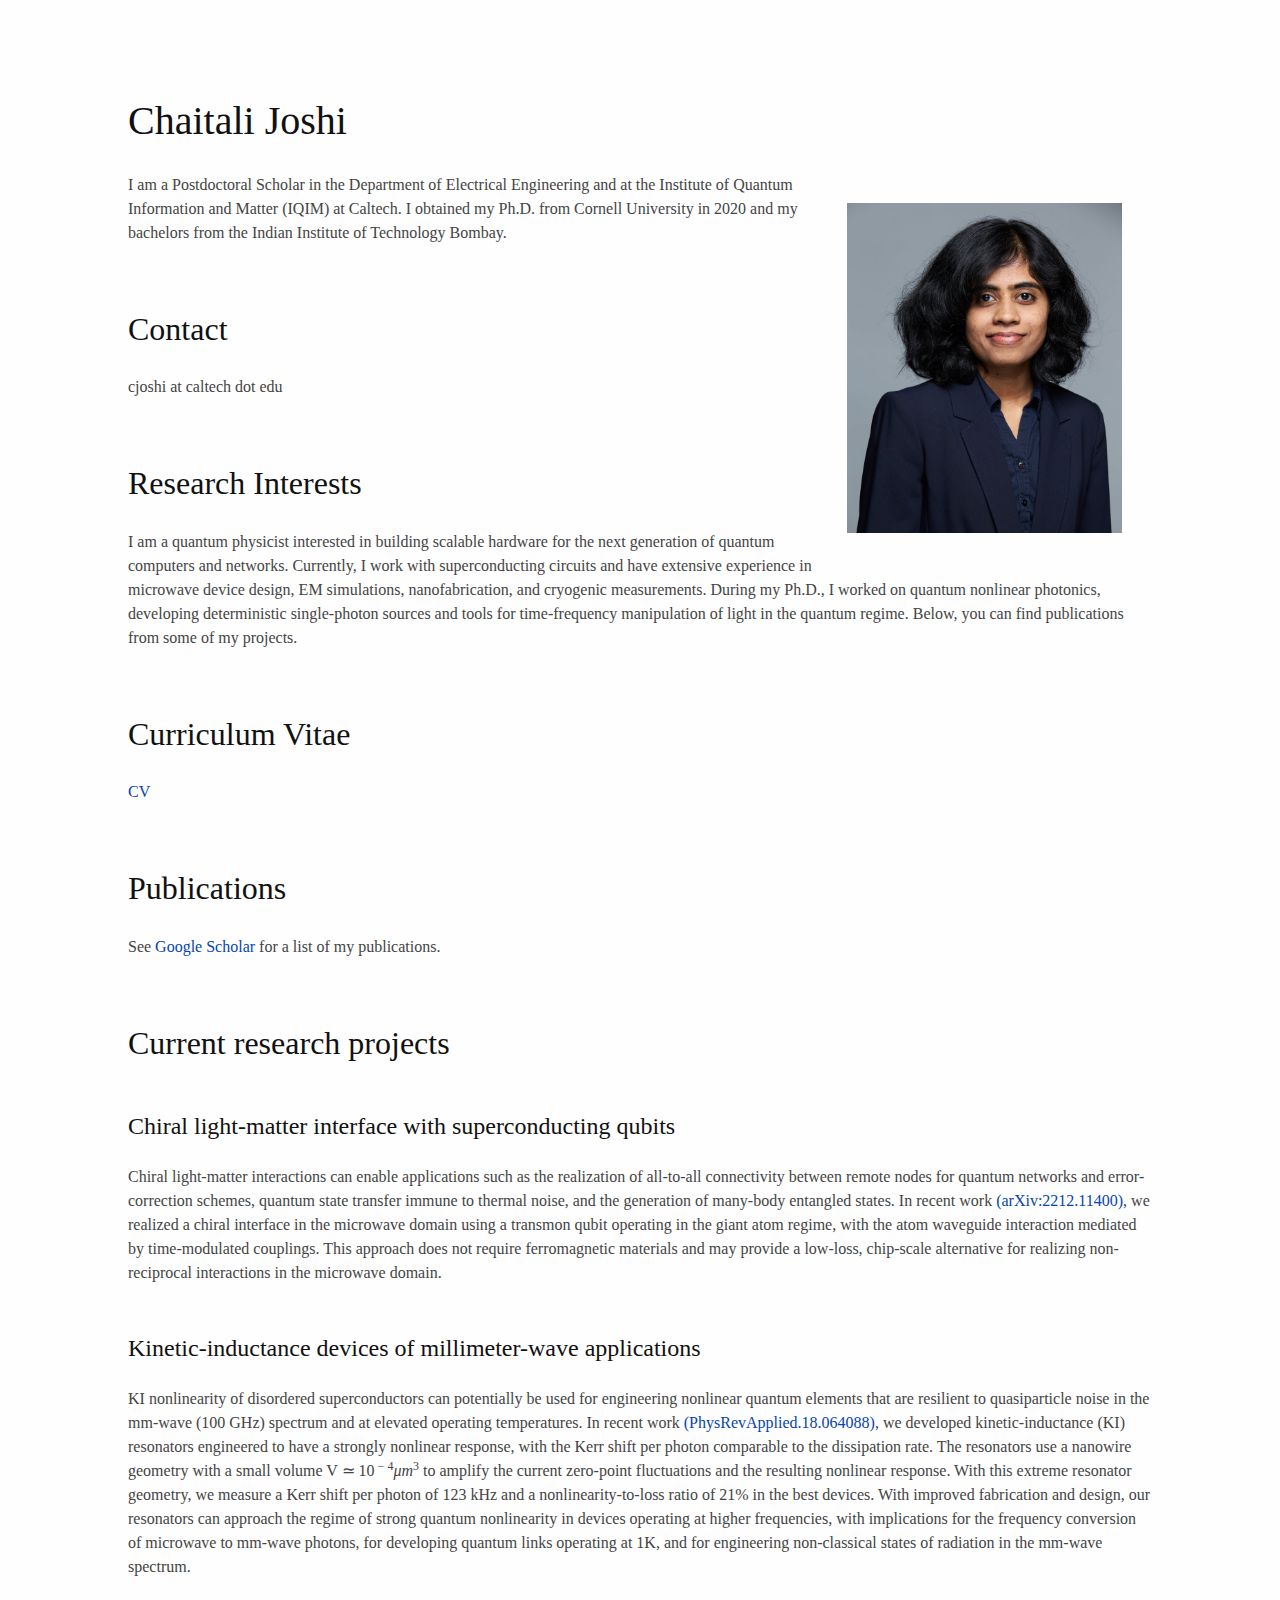
<file: index.html>
<!DOCTYPE html>
<html xmlns="http://www.w3.org/1999/xhtml" lang="en" xml:lang="en">
<head>
  <meta charset="utf-8" />
  <meta name="generator" content="pandoc-markdown-css-theme" />
  <meta name="viewport" content="width=device-width, initial-scale=1.0, user-scalable=yes" />
  <meta name="google-site-verification" content="XWi7TZgM0lNeh5BARG_OC4WSaZ5l7aE9ZwnLvwRqfDA" />
  <title>Chaitali Joshi</title>
  <link rel="stylesheet" href="template.css" />

<!-- <script>
  (function(i,s,o,g,r,a,m){i['GoogleAnalyticsObject']=r;i[r]=i[r]||function(){
  (i[r].q=i[r].q||[]).push(arguments)},i[r].l=1*new Date();a=s.createElement(o),
  m=s.getElementsByTagName(o)[0];a.async=1;a.src=g;m.parentNode.insertBefore(a,m)
  })(window,document,'script','https://www.google-analytics.com/analytics.js','ga');
  ga('create', 'UA-46446507-1', 'auto');
  ga('send', 'pageview');
</script>
 -->
</head>
<body>

<header>
<h1 class="title">Chaitali Joshi</h1>
<blockquote class="metadata">
</blockquote>
</header>


<main>
<p><img src="img/websitephoto.jpg" style="float:right; width:275px; height:330px; margin:30px" /> I am a Postdoctoral Scholar in the Department of Electrical Engineering and at the Institute of Quantum Information and Matter (IQIM) at Caltech. I obtained my Ph.D. from Cornell University in 2020 and my bachelors from the Indian Institute of Technology Bombay.</p>
<h2 id="contact">Contact</h2>
<p>cjoshi at caltech dot edu</p>
<h2 id="research-interests">Research Interests</h2>
<p>I am a quantum physicist interested in building scalable hardware for the next generation of quantum computers and networks. Currently, I work with superconducting circuits and have extensive experience in microwave device design, EM simulations, nanofabrication, and cryogenic measurements. During my Ph.D., I worked on quantum nonlinear photonics, developing deterministic single-photon sources and tools for time-frequency manipulation of light in the quantum regime. Below, you can find publications from some of my projects.</p>
<h2 id="curriculum-vitae">Curriculum Vitae</h2>
<p><a href="ChaitaliJoshiCV-2023.pdf">CV</a></p>
<h2 id="publications">Publications</h2>
<p>See <a href="https://scholar.google.com/citations?user=j9YF444AAAAJ&amp;hl=en&amp;oi=ao">Google Scholar</a> for a list of my publications.</p>
<h2 id="current-research-projects">Current research projects</h2>
<h3 id="chiral-light-matter-interface-with-superconducting-qubits">Chiral light-matter interface with superconducting qubits</h3>
<p>Chiral light-matter interactions can enable applications such as the realization of all-to-all connectivity between remote nodes for quantum networks and error-correction schemes, quantum state transfer immune to thermal noise, and the generation of many-body entangled states. In recent work <a href="https://arxiv.org/abs/2212.11400">(arXiv:2212.11400)</a>, we realized a chiral interface in the microwave domain using a transmon qubit operating in the giant atom regime, with the atom waveguide interaction mediated by time-modulated couplings. This approach does not require ferromagnetic materials and may provide a low-loss, chip-scale alternative for realizing non-reciprocal interactions in the microwave domain.</p>
<h3 id="kinetic-inductance-devices-of-millimeter-wave-applications">Kinetic-inductance devices of millimeter-wave applications</h3>
<p>KI nonlinearity of disordered superconductors can potentially be used for engineering nonlinear quantum elements that are resilient to quasiparticle noise in the mm-wave (100 GHz) spectrum and at elevated operating temperatures. In recent work <a href="https://journals.aps.org/prapplied/abstract/10.1103/PhysRevApplied.18.064088">(PhysRevApplied.18.064088)</a>, we developed kinetic-inductance (KI) resonators engineered to have a strongly nonlinear response, with the Kerr shift per photon comparable to the dissipation rate. The resonators use a nanowire geometry with a small volume V ≃ <span class="math inline">10<sup> − 4</sup><em>μ</em><em>m</em><sup>3</sup></span> to amplify the current zero-point fluctuations and the resulting nonlinear response. With this extreme resonator geometry, we measure a Kerr shift per photon of 123 kHz and a nonlinearity-to-loss ratio of 21% in the best devices. With improved fabrication and design, our resonators can approach the regime of strong quantum nonlinearity in devices operating at higher frequencies, with implications for the frequency conversion of microwave to mm-wave photons, for developing quantum links operating at 1K, and for engineering non-classical states of radiation in the mm-wave spectrum.</p>
</main>

<script>
;(function() {
  // Non-essential if user has JavaScript off. Just makes checkboxes look nicer.
  var selector = '.task-list > li > input[type="checkbox"]';
  var checkboxes = document.querySelectorAll(selector);
  Array.from(checkboxes).forEach((checkbox) => {
    var wasChecked = checkbox.checked;
    checkbox.disabled = false;
    checkbox.addEventListener('click', (ev) => {ev.target.checked = wasChecked});
  });
})();
</script>
</body>
</html>
</file>
<file: template.css>
/*
 * I add this to html files generated with pandoc.
 */

html {
  font-size: 100%;
  overflow-y: scroll;
  -webkit-text-size-adjust: 100%;
  -ms-text-size-adjust: 100%;
}

body {
  color: #444;
  font-family: -apple-system,BlinkMacSystemFont,Roboto,Ubuntu,'Open Sans', Georgia;
  font-size: 0.9em;
  line-height: 1.5;
  padding: 1em;
  margin: auto;
  max-width: 80%;
  background: #fefefe;
}

a {
  color: #0645ad;
  text-decoration: none;
}

a:visited {
  color: #0b0080;
}

a:hover {
  color: #06e;
}

a:active {
  color: #faa700;
}

a:focus {
  outline: thin dotted;
}

*::-moz-selection {
  background: rgba(255, 255, 0, 0.3);
  color: #000;
}

*::selection {
  background: rgba(255, 255, 0, 0.3);
  color: #000;
}

a::-moz-selection {
  background: rgba(255, 255, 0, 0.3);
  color: #0645ad;
}

a::selection {
  background: rgba(255, 255, 0, 0.3);
  color: #0645ad;
}

p {
  margin: 1em 0;
}

img {
  max-width: 100%;
}

h1, h2, h3, h4, h5, h6 {
  color: #111;
  line-height: 125%;
  margin-top: 2em;
  font-weight: normal;
}

h4, h5, h6 {
  font-weight: bold;
}

h1 {
  font-size: 2.5em;
}

h2 {
  font-size: 2em;
}

h3 {
  font-size: 1.5em;
}

h4 {
  font-size: 1.2em;
}

h5 {
  font-size: 1em;
}

h6 {
  font-size: 0.9em;
}

blockquote {
  color: #666666;
  margin: 0;
  padding-left: 3em;
  border-left: 0.5em #EEE solid;
}

hr {
  display: block;
  height: 2px;
  border: 0;
  border-top: 1px solid #aaa;
  border-bottom: 1px solid #eee;
  margin: 1em 0;
  padding: 0;
}

pre, code, kbd, samp {
  color: #000;
  font-family: monospace, monospace;
  _font-family: 'courier new', monospace;
  font-size: 0.98em;
}

pre {
  white-space: pre;
  white-space: pre-wrap;
  word-wrap: break-word;
}

b, strong {
  font-weight: bold;
}

dfn {
  font-style: italic;
}

ins {
  background: #ff9;
  color: #000;
  text-decoration: none;
}

mark {
  background: #ff0;
  color: #000;
  font-style: italic;
  font-weight: bold;
}

sub, sup {
  font-size: 75%;
  line-height: 0;
  position: relative;
  vertical-align: baseline;
}

sup {
  top: -0.5em;
}

sub {
  bottom: -0.25em;
}

ul, ol {
  margin: 1em 0;
  padding: 0 0 0 2em;
}

li p:last-child {
  margin-bottom: 0;
}

ul ul, ol ol {
  margin: .3em 0;
}

dl {
  margin-bottom: 1em;
}

dt {
  font-weight: bold;
  margin-bottom: .8em;
}

dd {
  margin: 0 0 .8em 2em;
}

dd:last-child {
  margin-bottom: 0;
}

img {
  border: 0;
  -ms-interpolation-mode: bicubic;
  vertical-align: middle;
}

figure {
  display: block;
  text-align: center;
  margin: 1em 0;
}

figure img {
  border: none;
  margin: 0 auto;
}

figcaption {
  font-size: 0.8em;
  font-style: italic;
  margin: 0 0 .8em;
}

table {
  margin-bottom: 2em;
  border-bottom: 1px solid #ddd;
  border-right: 1px solid #ddd;
  border-spacing: 0;
  border-collapse: collapse;
}

table th {
  padding: .2em 1em;
  background-color: #eee;
  border-top: 1px solid #ddd;
  border-left: 1px solid #ddd;
}

table td {
  padding: .2em 1em;
  border-top: 1px solid #ddd;
  border-left: 1px solid #ddd;
  vertical-align: top;
}

.author {
  font-size: 1.2em;
  text-align: center;
}

@media only screen and (min-width: 480px) {
  body {
    font-size: 14px;
  }
}
@media only screen and (min-width: 768px) {
  body {
    font-size: 16px;
  }
}
@media print {
  * {
    background: transparent !important;
    color: black !important;
    filter: none !important;
    -ms-filter: none !important;
  }

  body {
    font-size: 12pt;
    max-width: 100%;
  }

  a, a:visited {
    text-decoration: underline;
  }

  hr {
    height: 1px;
    border: 0;
    border-bottom: 1px solid black;
  }

  a[href]:after {
    content: " (" attr(href) ")";
  }

  abbr[title]:after {
    content: " (" attr(title) ")";
  }

  .ir a:after, a[href^="javascript:"]:after, a[href^="#"]:after {
    content: "";
  }

  pre, blockquote {
    border: 1px solid #999;
    padding-right: 1em;
    page-break-inside: avoid;
  }

  tr, img {
    page-break-inside: avoid;
  }

  img {
    max-width: 100% !important;
  }

  @page :left {
    margin: 15mm 20mm 15mm 10mm;
}

  @page :right {
    margin: 15mm 10mm 15mm 20mm;
}

  p, h2, h3 {
    orphans: 3;
    widows: 3;
  }

  h2, h3 {
    page-break-after: avoid;
  }
}
</file>
